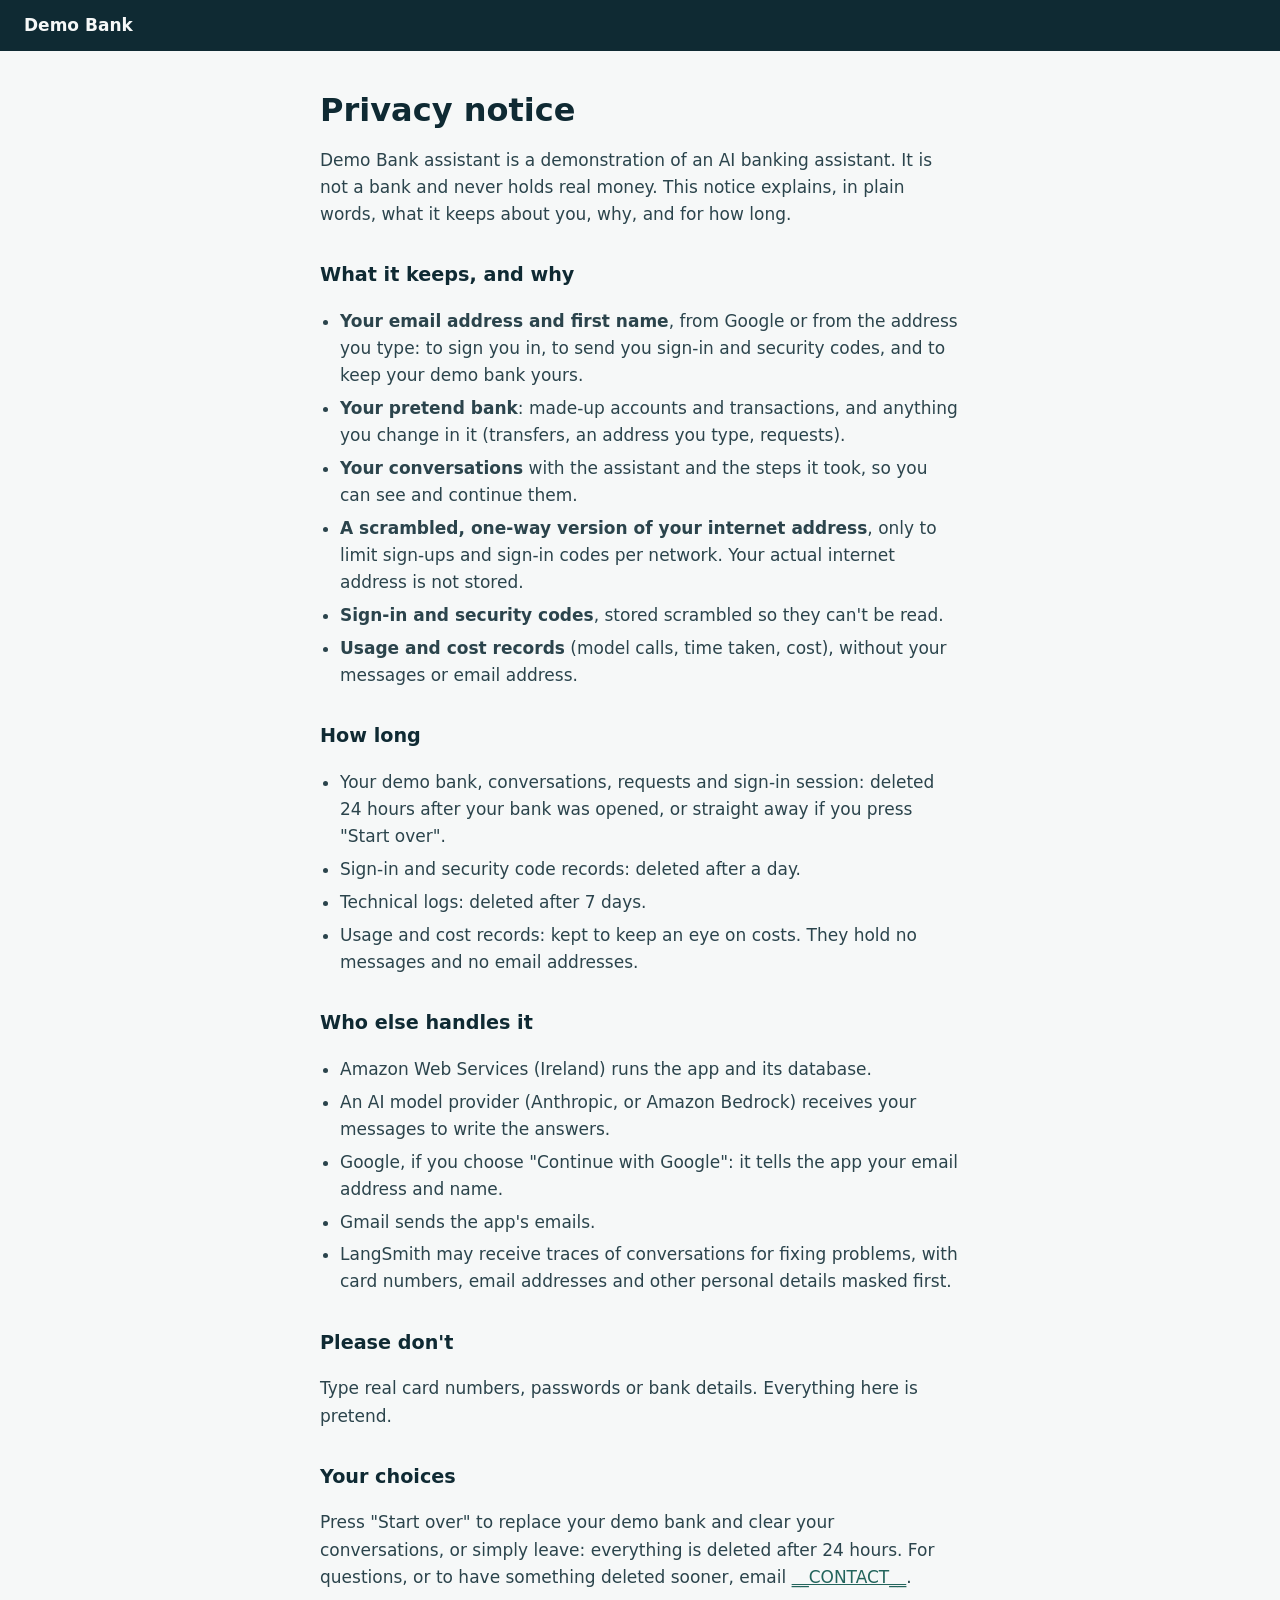
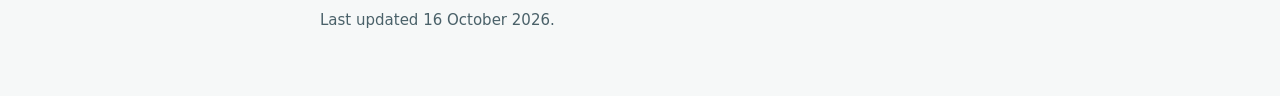
<file: web/privacy.html>
<!doctype html>
<html lang="en-GB">
<head>
<meta charset="utf-8">
<meta name="viewport" content="width=device-width, initial-scale=1">
<title>Demo Bank assistant: privacy</title>
<style>
body{margin:0;background:#F6F8F8;color:#0F2A33;font:400 1.0625rem/1.6 system-ui,sans-serif}
header{padding:.75rem 1.5rem;background:#0F2A33;font-weight:700}header a{color:#F6F8F8;text-decoration:none}
main{max-width:40rem;margin:2.5rem auto 4rem;padding:0 1.25rem}h1{font-size:2rem;line-height:1.2;margin:0 0 1rem}
h2{font-size:1.2rem;margin:2rem 0 .5rem}p,li{color:#2B444C}ul{padding-left:1.25rem}li{margin:.35rem 0}
a{color:#23645C}.note{color:#4A6169;font-size:.9375rem}
</style>
</head>
<body>
<header><a href="/">Demo Bank</a></header>
<main>
<h1>Privacy notice</h1>
<p>Demo Bank assistant is a demonstration of an AI banking assistant. It is not a bank and never holds
real money. This notice explains, in plain words, what it keeps about you, why, and for how long.</p>

<h2>What it keeps, and why</h2>
<ul>
<li><strong>Your email address and first name</strong>, from Google or from the address you type: to sign you in,
to send you sign-in and security codes, and to keep your demo bank yours.</li>
<li><strong>Your pretend bank</strong>: made-up accounts and transactions, and anything you change in it
(transfers, an address you type, requests).</li>
<li><strong>Your conversations</strong> with the assistant and the steps it took, so you can see and continue them.</li>
<li><strong>A scrambled, one-way version of your internet address</strong>, only to limit sign-ups and sign-in
codes per network. Your actual internet address is not stored.</li>
<li><strong>Sign-in and security codes</strong>, stored scrambled so they can't be read.</li>
<li><strong>Usage and cost records</strong> (model calls, time taken, cost), without your messages or email address.</li>
</ul>

<h2>How long</h2>
<ul>
<li>Your demo bank, conversations, requests and sign-in session: deleted 24 hours after your bank was opened,
or straight away if you press "Start over".</li>
<li>Sign-in and security code records: deleted after a day.</li>
<li>Technical logs: deleted after 7 days.</li>
<li>Usage and cost records: kept to keep an eye on costs. They hold no messages and no email addresses.</li>
</ul>

<h2>Who else handles it</h2>
<ul>
<li>Amazon Web Services (Ireland) runs the app and its database.</li>
<li>An AI model provider (Anthropic, or Amazon Bedrock) receives your messages to write the answers.</li>
<li>Google, if you choose "Continue with Google": it tells the app your email address and name.</li>
<li>Gmail sends the app's emails.</li>
<li>LangSmith may receive traces of conversations for fixing problems, with card numbers, email addresses
and other personal details masked first.</li>
</ul>

<h2>Please don't</h2>
<p>Type real card numbers, passwords or bank details. Everything here is pretend.</p>

<h2>Your choices</h2>
<p>Press "Start over" to replace your demo bank and clear your conversations, or simply leave: everything
is deleted after 24 hours. For questions, or to have something deleted sooner, email
<a href="mailto:__CONTACT__">__CONTACT__</a>.</p>

<p class="note">Last updated 16 October 2026.</p>
</main>
</body>
</html>
</file>
